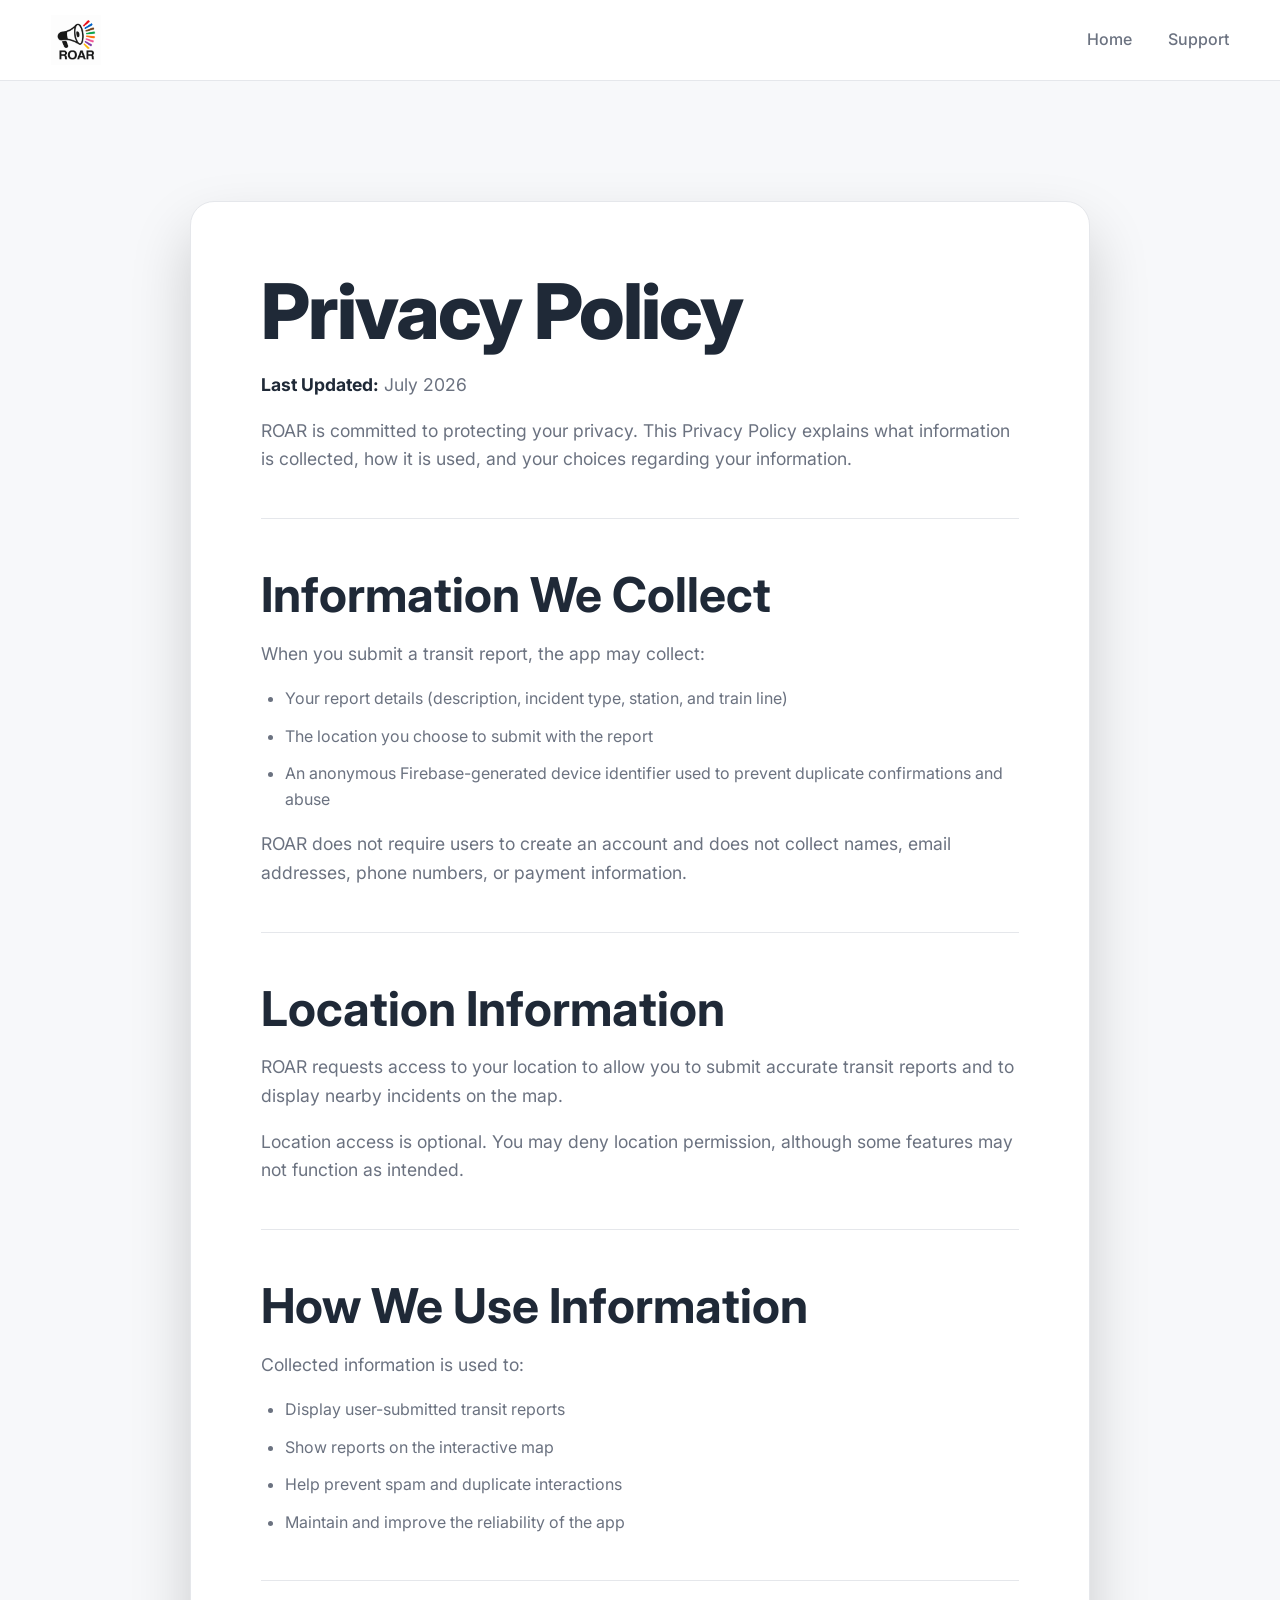
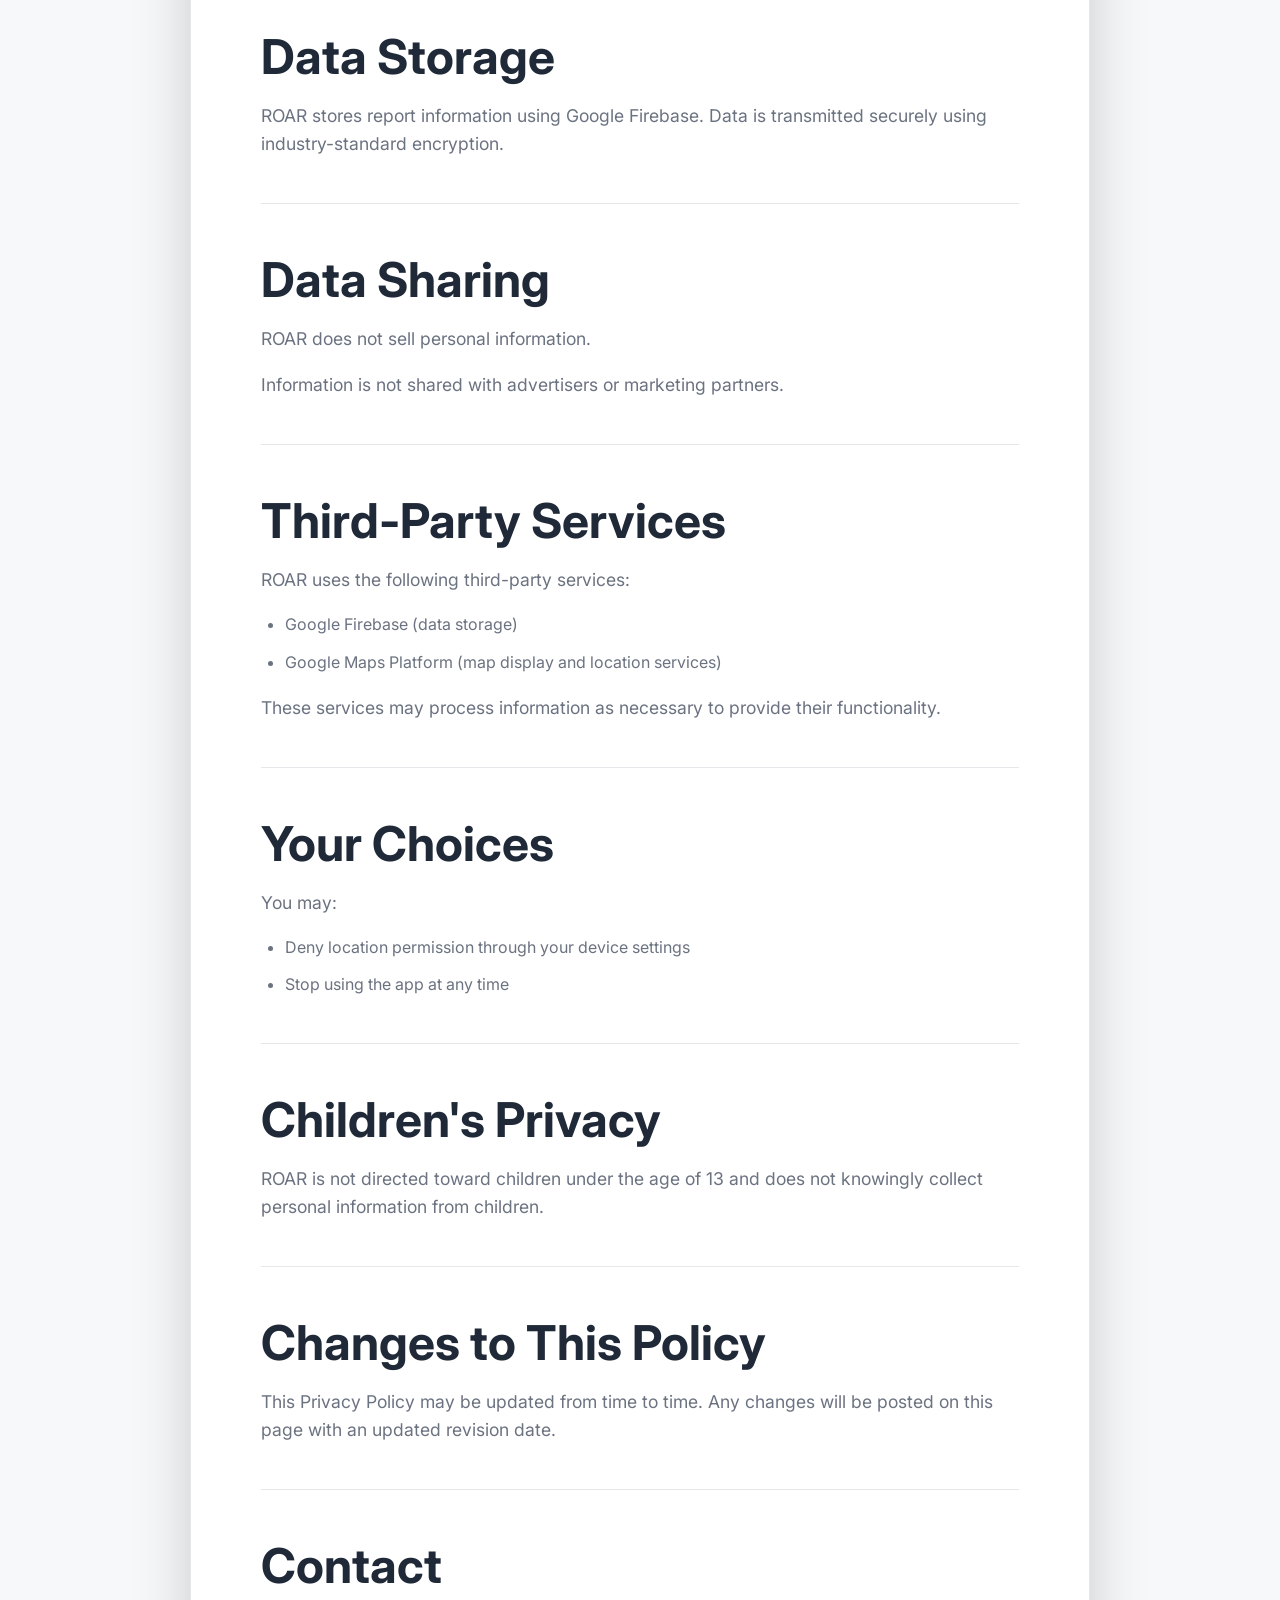
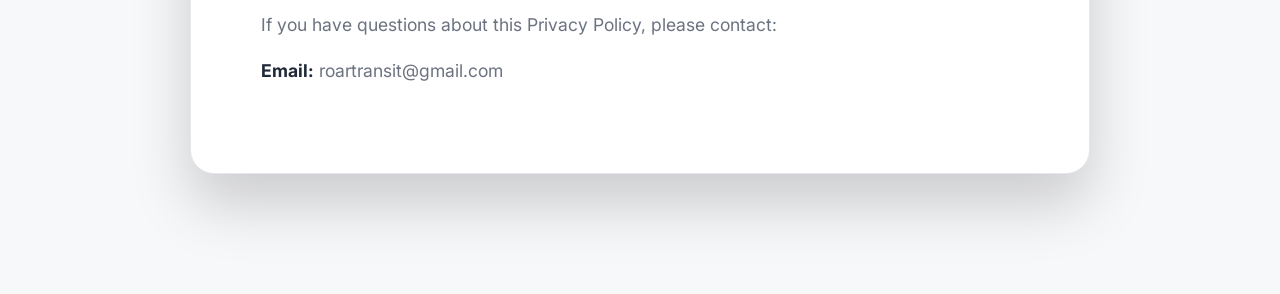
<file: privacy.html>
<!DOCTYPE html>

<html lang="en">

<head>
    <link rel="stylesheet" href="styles.css">

    <link rel="preconnect" href="https://fonts.googleapis.com">

    <link rel="preconnect" href="https://fonts.gstatic.com" crossorigin>

    <link href="https://fonts.googleapis.com/css2?family=Inter:wght@300;400;500;600;700;800&display=swap" rel="stylesheet">
    
    <meta charset="UTF-8">
    
    <meta name="viewport" content="width=device-width, initial-scale=1.0">
    
    <title>ROAR Privacy Policy</title>
    
</head>

<body>
    <header class="header">

        <div class="container nav">

            <a href="index.html" class="logo">
                
                <img src="images/ROAR_logo.png" alt="ROAR Logo">

            </a>

            <nav>

                <ul class="nav-links">

                    <li><a href="index.html">Home</a></li>

                    <li><a href=support.html>Support</a></li>

                </ul>

            </nav>

        </div>

    </header>

<main class="privacy-page">

    <div class="container">

        <div class="privacy-card">
            
            <h1>Privacy Policy</h1>

                <p><strong>Last Updated:</strong> July 2026</p>

                <p>
                    ROAR is committed to protecting your privacy. This Privacy Policy explains
                    what information is collected, how it is used, and your choices regarding
                    your information.
                </p>

            <hr>

                <h2>Information We Collect</h2>

                <p>When you submit a transit report, the app may collect:</p>

                <ul>
                    
                    <li>Your report details (description, incident type, station, and train line)</li>
                    <li>The location you choose to submit with the report</li>
                    <li>An anonymous Firebase-generated device identifier used to prevent duplicate confirmations and abuse</li>

                </ul>

                <p>
                    ROAR does not require users to create an account and does not collect names,
                    email addresses, phone numbers, or payment information.

                </p>

            <hr>

                <h2>Location Information</h2>

                <p>
                    ROAR requests access to your location to allow you to submit accurate transit
                    reports and to display nearby incidents on the map.

                </p>

                <p>
                    Location access is optional. You may deny location permission, although some
                    features may not function as intended.
                </p>

            <hr>

                <h2>How We Use Information</h2>

                <p>Collected information is used to:</p>

                <ul>

                    <li>Display user-submitted transit reports</li>
                    <li>Show reports on the interactive map</li>
                    <li>Help prevent spam and duplicate interactions</li>
                    <li>Maintain and improve the reliability of the app</li>

                </ul>

            <hr>

            <h2>Data Storage</h2>

                <p>
                    ROAR stores report information using Google Firebase. Data is transmitted
                    securely using industry-standard encryption.
                </p>

            <hr>

            <h2>Data Sharing</h2>

                <p>
                    ROAR does not sell personal information.
                </p>

                <p>
                    Information is not shared with advertisers or marketing partners.
                </p>

            <hr>

                <h2>Third-Party Services</h2>

                    <p>
                        ROAR uses the following third-party services:
                    </p>

                    <ul>
                        <li>Google Firebase (data storage)</li>
                        <li>Google Maps Platform (map display and location services)</li>
                    </ul>

                    <p>
                        These services may process information as necessary to provide their
                        functionality.     
                    </p>

                <hr>

                    <h2>Your Choices</h2>

                    <p>You may:</p>

                    <ul>
                        <li>Deny location permission through your device settings</li>
                        <li>Stop using the app at any time</li>
                    </ul>

                <hr>

                    <h2>Children's Privacy</h2>

                    <p>
                        ROAR is not directed toward children under the age of 13 and does not
                        knowingly collect personal information from children.
                    </p>

                <hr>

                    <h2>Changes to This Policy</h2>

                    <p>
                        This Privacy Policy may be updated from time to time. Any changes will be
                        posted on this page with an updated revision date.
                    </p>

                <hr>

                    <h2>Contact</h2>

                    <p>
                        If you have questions about this Privacy Policy, please contact:
                    </p>

                    <p>

                        <strong>Email:</strong>

                        <a href="mailto:roartransit@gmail.com">
                        roartransit@gmail.com
                        </a>

                    </p>
                
                </body>

            </html>

        </div>

    </div>

</main>
</file>
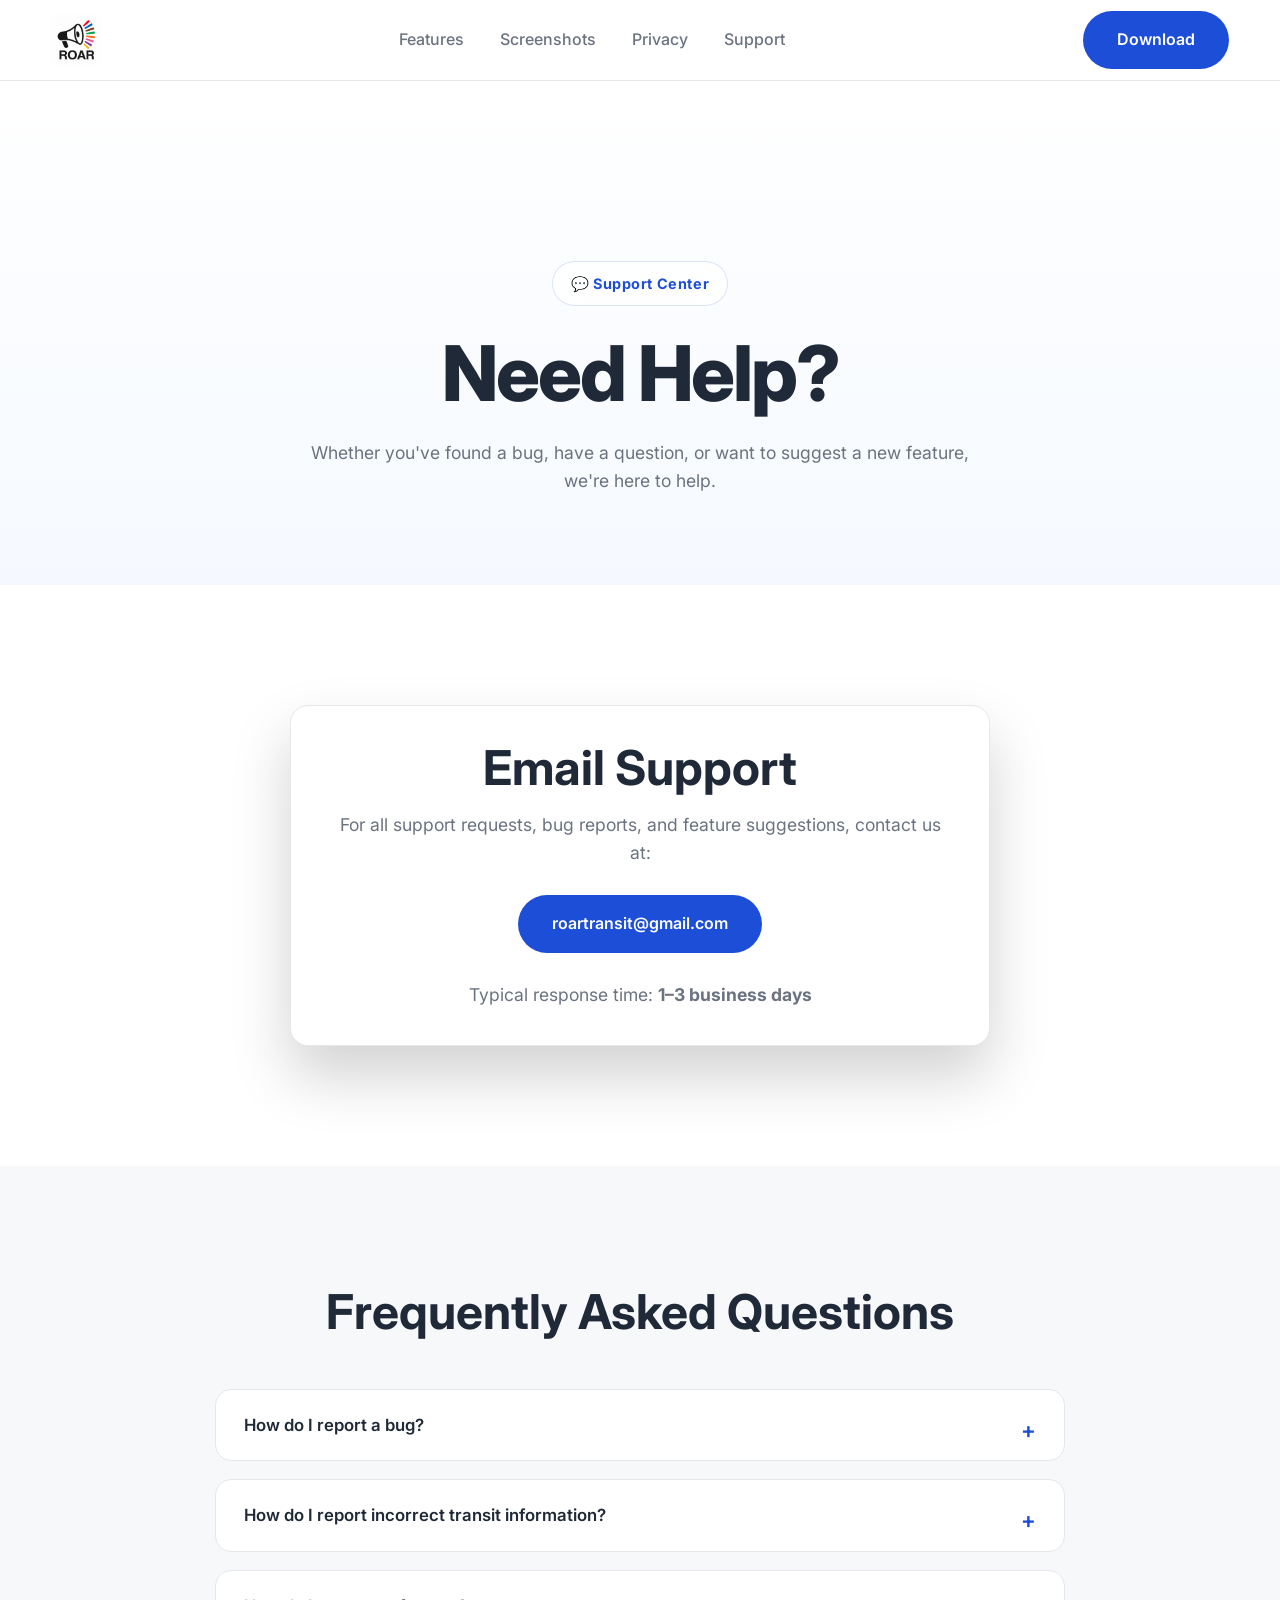
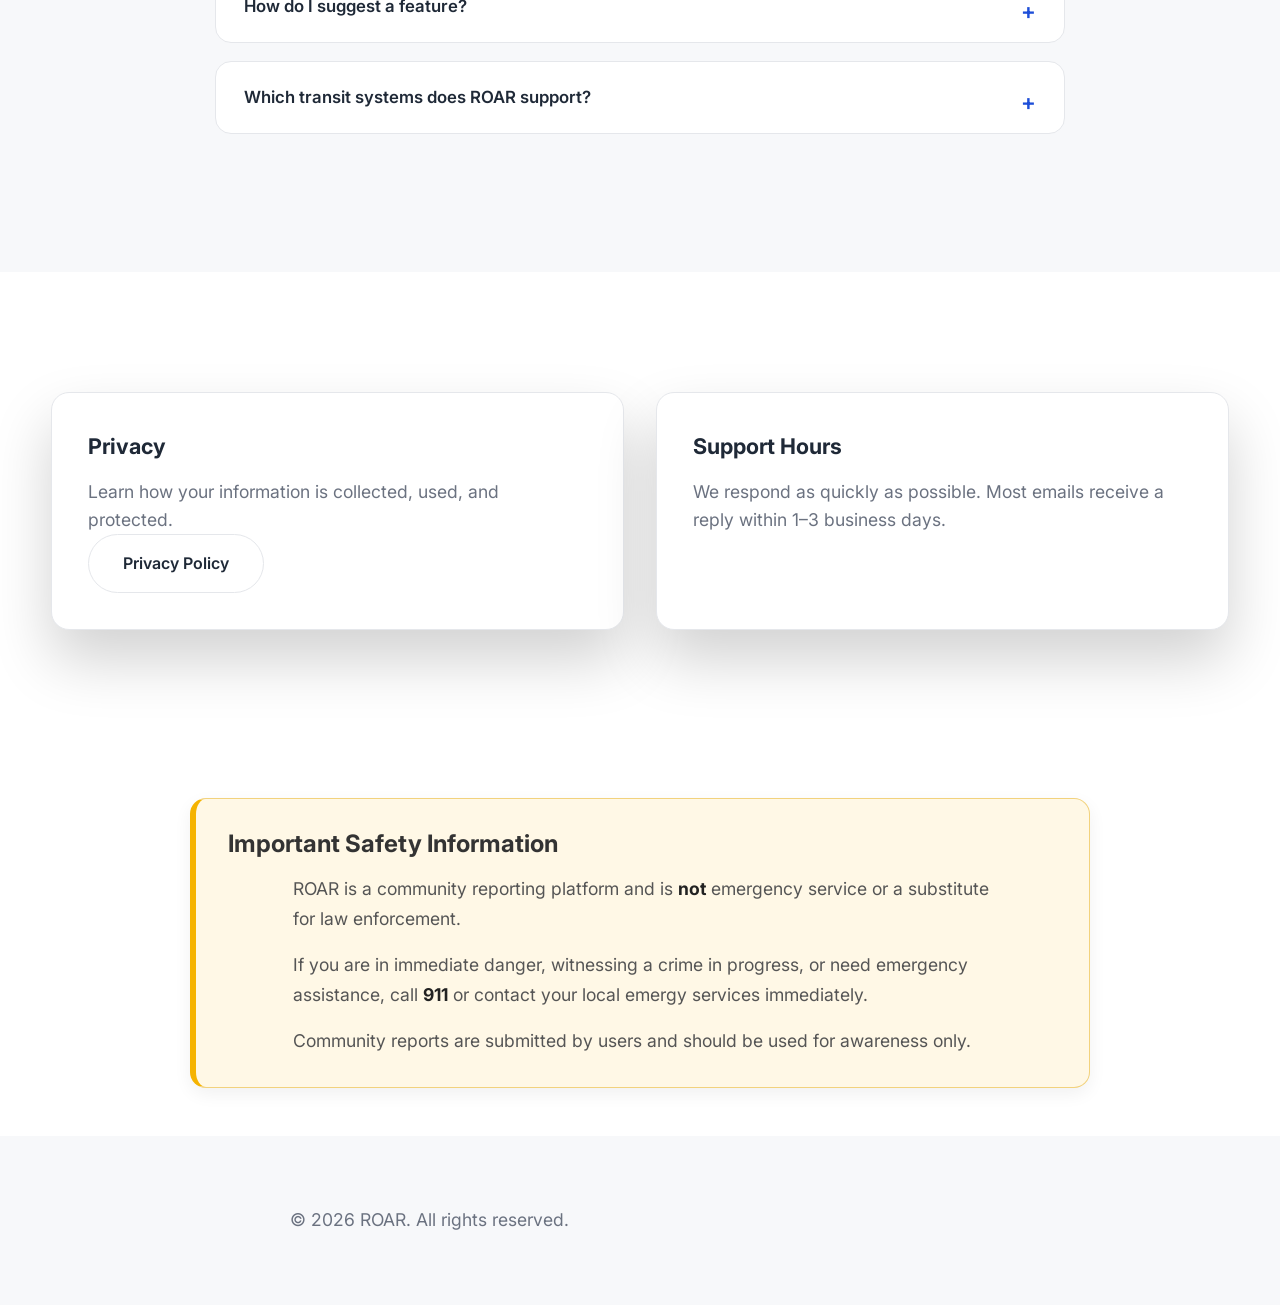
<file: support.html>
<!DOCTYPE html>
<html lang="en">

<head>
    <meta charset="UTF-8">
    <meta name="viewport" content="width=device-width, initial-scale=1.0">

    <title>ROAR | Support</title>

    <link rel="stylesheet" href="styles.css">

    <link rel="preconnect" href="https://fonts.googleapis.com">
    <link rel="preconnect" href="https://fonts.gstatic.com" crossorigin>

    <link href="https://fonts.googleapis.com/css2?family=Inter:wght@300;400;500;600;700;800&display=swap" rel="stylesheet">
</head>

<body>

<header class="header">
    <div class="container nav">

        <a href="index.html" class="logo">
            <img src="images/ROAR_logo.png" alt="ROAR Logo">
        </a>

        <nav>
            <ul class="nav-links">
                <li><a href="index.html#features">Features</a></li>
                <li><a href="index.html#screenshots">Screenshots</a></li>
                <li><a href="privacy.html">Privacy</a></li>
                <li><a href="support.html">Support</a></li>
            </ul>
        </nav>

        <a href="index.html#download" class="button button-primary">
            Download
        </a>

    </div>
</header>

<main>

    <section class="support-hero">
        <div class="container">

            <div class="hero-badge">
                💬 Support Center
            </div>

            <h1>Need Help?</h1>

            <p>
                Whether you've found a bug, have a question, or want to suggest a new
                feature, we're here to help.
            </p>

        </div>
    </section>

    <section class="support-contact">

        <div class="container">

            <div class="card support-card">

                <h2>Email Support</h2>

                <p>
                    For all support requests, bug reports, and feature suggestions,
                    contact us at:
                </p>

                <a class="button button-primary"
                   href="mailto:roartransit@gmail.com">
                    roartransit@gmail.com
                </a>

                <p class="response-time">
                    Typical response time: <strong>1–3 business days</strong>
                </p>

            </div>

        </div>

    </section>

    <section class="support-faq">

        <div class="container">

            <h2>Frequently Asked Questions</h2>

            <div class="faq-list">

                <details class="faq-item">
                    <summary>How do I report a bug?</summary>
                    <p>
                        If you discover a bug, email us with as much detail as possible,
                        including your device model, operating system, and the steps that
                        led to the issue.
                    </p>
                </details>

                <details class="faq-item">
                    <summary>How do I report incorrect transit information?</summary>
                    <p>
                        Community reports are submitted by riders. If you notice inaccurate
                        information, you can report it directly in the app or contact us by
                        email.
                    </p>
                </details>

                <details class="faq-item">
                    <summary>How do I suggest a feature?</summary>
                    <p>
                        We're always looking for ways to improve ROAR. Feature suggestions
                        are welcome through our support email.
                    </p>
                </details>

                <details class="faq-item">
                    <summary>Which transit systems does ROAR support?</summary>
                    <p>
                        ROAR is currently focused on the Chicago Transit Authority (CTA).
                        Support for additional transit systems may be added in future
                        updates.
                    </p>
                </details>

            </div>

        </div>

    </section>

    <section class="support-info">

        <div class="container">

            <div class="grid support-grid">

                <div class="card">

                    <h3>Privacy</h3>

                    <p>
                        Learn how your information is collected, used, and protected.
                    </p>

                    <a href="privacy.html" class="button button-secondary">
                        Privacy Policy
                    </a>

                </div>

                <div class="card">

                    <h3>Support Hours</h3>

                    <p>
                        We respond as quickly as possible. Most emails receive a reply
                        within 1–3 business days.
                    </p>

                </div>

            </div>

        </div>

    </section>

    <section class="safety-disclaimer">

        <div class="container">

            <div class="disclaimer-card">

                <h2>Important Safety Information</h2>

                <p>
                    ROAR is a community reporting platform and is <strong>not</strong>
                    emergency service or a substitute for law enforcement.
                </p>

                <p>
                    If you are in immediate danger, witnessing a crime in progress,
                    or need emergency assistance, call <strong>911</strong> or contact 
                    your local emergy services immediately.
                </p>

                <p>
                    Community reports are submitted by users and should be used for 
                    awareness only.
                </p>

            </div>

        </div>

    </section>

</main>

<footer>

    <div class="container">

        <p>
            © 2026 ROAR. All rights reserved.
        </p>

    </div>

</footer>

</body>
</html>
</file>
<file: styles.css>
/*-------------------------------------------------
ROAR Website
Global Styles
-------------------------------------------------*/

/* Colors */
:root {
    --background: #FFFFFF;
    --surface: #f7f8fa;
    --surface-dark: #eceff3;
    --surface-blue: #f5f9ff;

    --text: #1f2937;
    --text-light: #6b7280;

    --blue: #1e90ff;
    --blue-dark: #1d4ed8;

    --border: #e5e7eb;

    --shadow: 
    0 30px 60px rgba(0, 0, 0, 0.18);

    --radius: 18px;

    --max-width: 1200px;
}

/* Reset */
* {
    margin: 0;
    padding: 0;
    box-sizing: border-box;
}

html{
    scroll-behavior: smooth;
}

body{
    font-family: "Inter", sans-serif;

    background: var(--background);

    color:var(--text);

    line-height: 1.6;

    -webkit-font-smoothing: antialiased;
}

/* Images */
img{
    max-width: 100%;
    display: block;
}

/* Links */
a{
    text-decoration: none;
    color: inherit;
}

/* Lists */
ul{
    list-style: none;
}

/* Layout */
.container{

    width:min(92%, var(--max-width));

    margin:auto;

}

/* Sections */
section{

    padding: 120px 0;

}

/* Typography */
h1{
    font-size: clamp(3rem, 6vw, 5rem);

    line-height: 1.05;

    font-weight: 800;

    letter-spacing: -2px;

    margin-bottom: 24px;
}

h2{

    font-size: clamp(2rem, 4vw, 3rem);

    line-height: 1.1;

    font-weight: 700;

    margin-bottom: 16px;
}

h3{ 

    font-size: 1.35rem;

    margin-bottom: 14px;

}

p{ 

    font-size: 1.1rem;

    color:var(--text-light);

    max-width:700px;

    margin:0 auto;

}

/* Buttons */
.button{
    display:inline-flex;
    align-items:center;

    justify-content:center;

    padding: 16px 34px;

    border-radius:999px;

    font-weight:600;

    transition: .25s;

    cursor: pointer;
}

/* Primary */
.button-primary{
    background: var(--blue-dark);
    color: white;
}

.button-primary:hover{
    background: var(--blue-dark);
    transform:translateY(-2px);
}

/* Secondary */
.button-secondary{
    background:white;
    border:1px solid var(--border);
    color:var(--text);
}

.button-secondary:hover{
    background:var(--surface);
}

/* Disabled Buttons */

.button-disabled{

    opacity:.7;

    cursor:default;

    pointer-events:none;

}

.button-disabled:hover{

    transform:none;

    background:inherit;

}

/* Cards */
.card{
    background:white;
    border:1px solid var(--border);
    border-radius:var(--radius);
    padding:36px;
    box-shadow:var(--shadow);
    transition: .25s;
}

.card:hover{
    transform:translateY(-6px);
}

/* Grid */
.grid{
    display:grid;
    gap:32px;
}

/* Footer */
footer{
    padding:70px 0;
    background:var(--surface);
}

/* Responsive */
@media (max-width: 768px){
    section{
        padding: 80px 0;
    }
    p{
        font-size: 1rem;
    }
}

/*---------------------------------------------
Navigation
-----------------------------------------------*/

.header{
    position:sticky;

    top:0;

    background:rgba(255,255,255,.90);

    backdrop-filter:blur(14px);

    border-bottom:1px solid var(--border);

    z-index:1000;

    transition: 
        height .3s ease, 
        box-shadow .3s ease,
        background .3s ease;
}

header.scrolled{

    height: 64px;

    box-shadow:0 2px 20px rgba(0,0,0,.06);
}

.nav{
    display:flex;

    justify-content:space-between;

    align-items:center;

    height:80px;
}

.logo{
    display:flex;

    align-items:center;

    gap:12px;

    font-weight:700;

    font-size:1.25rem;
}

.logo img{
    width:50px;

    height:50px;
}

.nav-links{

    display:flex;

    align-items:center;

    gap:36px;

}

.nav-links a{

    color:var(--text-light);

    font-weight:500;

    transition:color .25s ease;

}

.nav-links a:hover{

    color:var(--blue);

}

/*---------------------------------------------
Hero
-----------------------------------------------*/

.hero{
    
    position:relative;

    overflow:hidden;

    min-height: 100vh;

    display:flex;

    align-items:center;

    background:

        radial-gradient(
            circle at 15% 25%,
            rgba(30,144,255,.25),
            transparent 38%
        ),

        radial-gradient(
            circle at 85% 15%,
            rgba(29,78,216,.10),
            transparent 42%
        ),

        radial-gradient(
            circle at 50% 100%,
            rgba(30,144,255,.08),
            transparent 45%
        ),

        linear-gradient(
            to bottom,
            #FFFFFF,
            #f6f9ff
        );

}

.hero-content{

    display:grid;

    grid-template-columns: 1fr 1fr;

    align-items:center;

    gap:120px;
}
.hero::before{

    content:"";

    position:absolute;

    width:300px;

    height:300px;

    background:#4fa3ff;

    opacity:.35;

    border-radius:50%;

    filter:blur(90px);

    top:-140px;

    right:-120px;

}

.hero::after{

    content:"";

    position:absolute;

    width:250px;

    height:250px;

    background:#1d4ed8;

    opacity:.20;

    border-radius:50%;

    filter:blur(70px);

    bottom:-140px;

    left:-120px;

}

.hero h1{

    font-size:clamp(3.8rem,7vw,6rem);

    line-height:.95;

    letter-spacing:-3px;

    margin-bottom: 32px;

    max-width: 650px;
}

.hero-text p{
    
    font-size:1.25rem;

    max-width: 520px;

    margin-bottom: 40px;

}

.hero-badge{

    display:inline-flex;
    align-items:center;
    gap:8px;

    padding:10px 18px;

    margin-bottom:28px;

    border-radius:999px;

    background:rgba(255,255,255,.75);

    border:1px solid rgba(29,78,216,.15);

    color:var(--blue-dark);

    font-size:.9rem;

    font-weight:700;

    letter-spacing:.04em;

    backdrop-filter:blur(12px)

}

.hero h1 span{

    color:var(--blue-dark)

}

.hero-trust{

    display:flex;

    gap:24px;

    flex-wrap:wrap;

    margin-top:28px;

    color:var(--text-light);

    font-size:.95rem;

    font-weight:500;

}

.hero-trust span{

    display:flex;

    align-items:center;

    gap:6px;

}

.hero-buttons{

    display:flex;

    gap:18px;

    margin-top:40px;

}

.hero-image{

    position:relative;
    
    display:flex;

    justify-content:center;

    align-items:center;

    min-height:700px;

}

.hero-image img{

    width:340px;

    border-radius:36px;
    
}

.phone{

    position:absolute;

    width:290px;

    border-radius:34px;

    transition:transform .35s ease;

}

.phone-center{

    width:320px;

    transform: translateX(0);

    z-index:3;
}

.phone-left{

    width: 290px;

    right:50%;

    transform: 
        translateY(30px)
        scale(.9);

    z-index:2;

}

.phone-right{

    width: 290px;

    left: 50%;

    transform:
        translateY(30px)
        scale(.7);

    z-index:3;

}

.hero-image:hover .phone-left{

    transform:
        translateX(-105px)
        scale(.9);

}

.hero-image:hover .phone-right{

    transform:
        translateX(115px)
        scale(.9);

}

.hero-image:hover .phone-center{

    transform:translateY(-8px);

}

@media(max-width:900px){

    .hero-content{

        grid-template-columns:1fr;

        text-align:center;
    }

    .hero-buttons{

        justify-content:center;

        flex-wrap:wrap;

    }

    .hero-image{
        margin-top:40px;
    }
}

/* ==========================================================
   Screenshots Section
========================================================== */

.screenshots{

    background:var(--surface);

    text-align:center;

    

}

.section-subtitle{

    margin:0 auto 60px auto;

    max-width:600px;

}

.screenshot-grid{

    display:grid;

    grid-template-columns:repeat(4, 1fr);

    gap:24px;

}

.screenshot-grid img{

    width:100%;

    border-radius:24px;

     box-shadow: var(--shadow);

    transition:.3s;

}

.screenshot-grid img:hover{

    transform:translateY(-8px) scale(1.02);

}

@media(max-width:1000px){

    .screenshot-grid{

        grid-template-columns:repeat(2, 1fr);

    }

}

@media(max-width:600px){

    .screenshot-grid{

        grid-template-columns:1fr;

    }

}

/* ==========================================================
   Features Section
========================================================== */

.features{

    border-top:1px solid var(--border);

    background:white;

    text-align:center;

}

.feature-grid{

    margin-top:70px;

    display:grid;

    grid-template-columns:repeat(2,1fr);

    gap:30px;

}

.feature-card{

    padding:40px;

    border:1px solid var(--border);

    border-radius:24px;

    background:white;

    transition:.25s;

}

.feature-card:hover{

    transform:translateY(-6px);

}

.feature-icon{

    font-size:2.5rem;

    margin-bottom:24px;

}

@media(max-width:800px){

    .feature-grid{

        grid-template-columns:1fr;

    }

}

/* ==========================================================
   About
========================================================== */

.about{

    background:var(--surface-blue);

}

.about-content{

    max-width:800px;

    margin:auto;

    text-align:center;

}

.about p{

    margin:0 auto;

}

/* ==========================================================
   Download Section
========================================================== */

.download{

    border-top:1px solid var(--border);

    text-align:center;

}

.download p{

    text-align:center;

}

.download-buttons{

    display:flex;

    justify-content:center;

    gap:20px;

    margin-top:40px;

    flex-wrap:wrap;

}

/*---------------------------------------------
Footer
-----------------------------------------------*/

footer{

    background:var(--surface);

}

.footer-content{

    display:flex;

    flex-direction:column;

    align-items:center;

    justify-content:center;

    text-align:center;

    gap:30px;

}

.footer-logo{

    display:flex;

    align-items:center;

    gap:12px;

    font-weight:700;

}

.footer-logo img{

    width:42px;

}

.footer-links{

    display:flex;

    gap:30px;

    flex-wrap:wrap;

}

.footer-links a{

    color:var(--text-light);

}

.footer-links a:hover{

    color:var(--blue);

}

.copyright{

    font-size:.9rem;

}

/*==========================================================
Privacy Page
==========================================================*/

.privacy-page{

    padding:120px 0;

    background:var(--surface);

}

.privacy-card{

    background:white;

    max-width:900px;

    margin:auto;

    padding:70px;

    border-radius:24px;

    border:1px solid var(--border);

    box-shadow:var(--shadow);

}

.privacy-card h1{

    margin-bottom:12px;

}

.privacy-card h2{

    margin-top:50px;

    margin-bottom:16px;

}

.privacy-card p{

    margin:18px 0;

    max-width:none;

}

.privacy-card ul{

    margin:18px 0 18px 24px;

    list-style:disc;

}

.privacy-card li{

    margin-bottom:12px;

    color:var(--text-light);

}

.privacy-card hr{

    margin:45px 0;

    border:none;

    border-top:1px solid var(--border);

}

.privacy-card strong{

    color:var(--text);

}

/*---------------------------------------------
Support Page
-----------------------------------------------*/

.support-hero{

    padding-top:180px;

    padding-bottom:90px;

    text-align:center;

    background:linear-gradient(
        to bottom,
        #ffffff,
        var(--surface-blue)
    );

}

.support-hero h1{

    margin-bottom:24px;

}

.support-hero p{

    margin:0 auto;

    max-width:700px;

}

.support-contact{

    background:white;

}

.support-card{

    max-width:700px;

    margin:auto;

    text-align:center;

}

.support-card .button{

    margin-top:28px;

}

.response-time{

    margin-top:28px;

}

.support-faq{

    background:var(--surface);

}

.support-faq h2{

    text-align:center;

    margin-bottom:50px;

}

.faq-list{

    max-width:850px;

    margin:auto;

}

.faq-item{

    background:white;

    border:1px solid var(--border);

    border-radius:16px;

    margin-bottom:18px;

    overflow:hidden;

}

.faq-item summary{

    cursor:pointer;

    padding:22px 28px;

    font-size:1.05rem;

    font-weight:600;

    list-style:none;

}

.faq-item summary::-webkit-details-marker{

    display:none;

}

.faq-item summary::after{

    content:"+";

    float:right;

    font-size:1.4rem;

    color:var(--blue-dark);

}

.faq-item[open] summary::after{

    content:"−";

}

.faq-item p{

    padding:0 28px 24px;

    margin:0;

    max-width:none;

}

.support-info{

    background:white;

}

.support-grid{

    grid-template-columns:repeat(auto-fit,minmax(320px,1fr));

}

/*---------------------------------------------
Safety Disclaimer
-----------------------------------------------*/

.safety-disclaimer,
.homepage-disclaimer {
    padding: 3rem 0;
}

.disclaimer-card {
    background: #fff8e6;
    border: 1px solid #f2d27d;
    border-left: 6px solid #f5b301;
    border-radius: 16px;
    padding: 2rem;
    max-width: 900px;
    margin: 0 auto;
    box-shadow: 0 6px 18px rgba(0,0,0,0.06)
}

.disclaimer-card h2 {
    margin-top: 0;
    margin-bottom: 1rem;
    color: #333;
    font-size: 1.5rem;
}

.disclaimer-card p {
    margin-bottom: 1rem;
    color: #555;
    line-height: 1.7;
}

.disclaimer-card p:last-child {
    margin-bottom: 0;
}

.disclaimer-card strong {
    color: #222;
}
</file>
